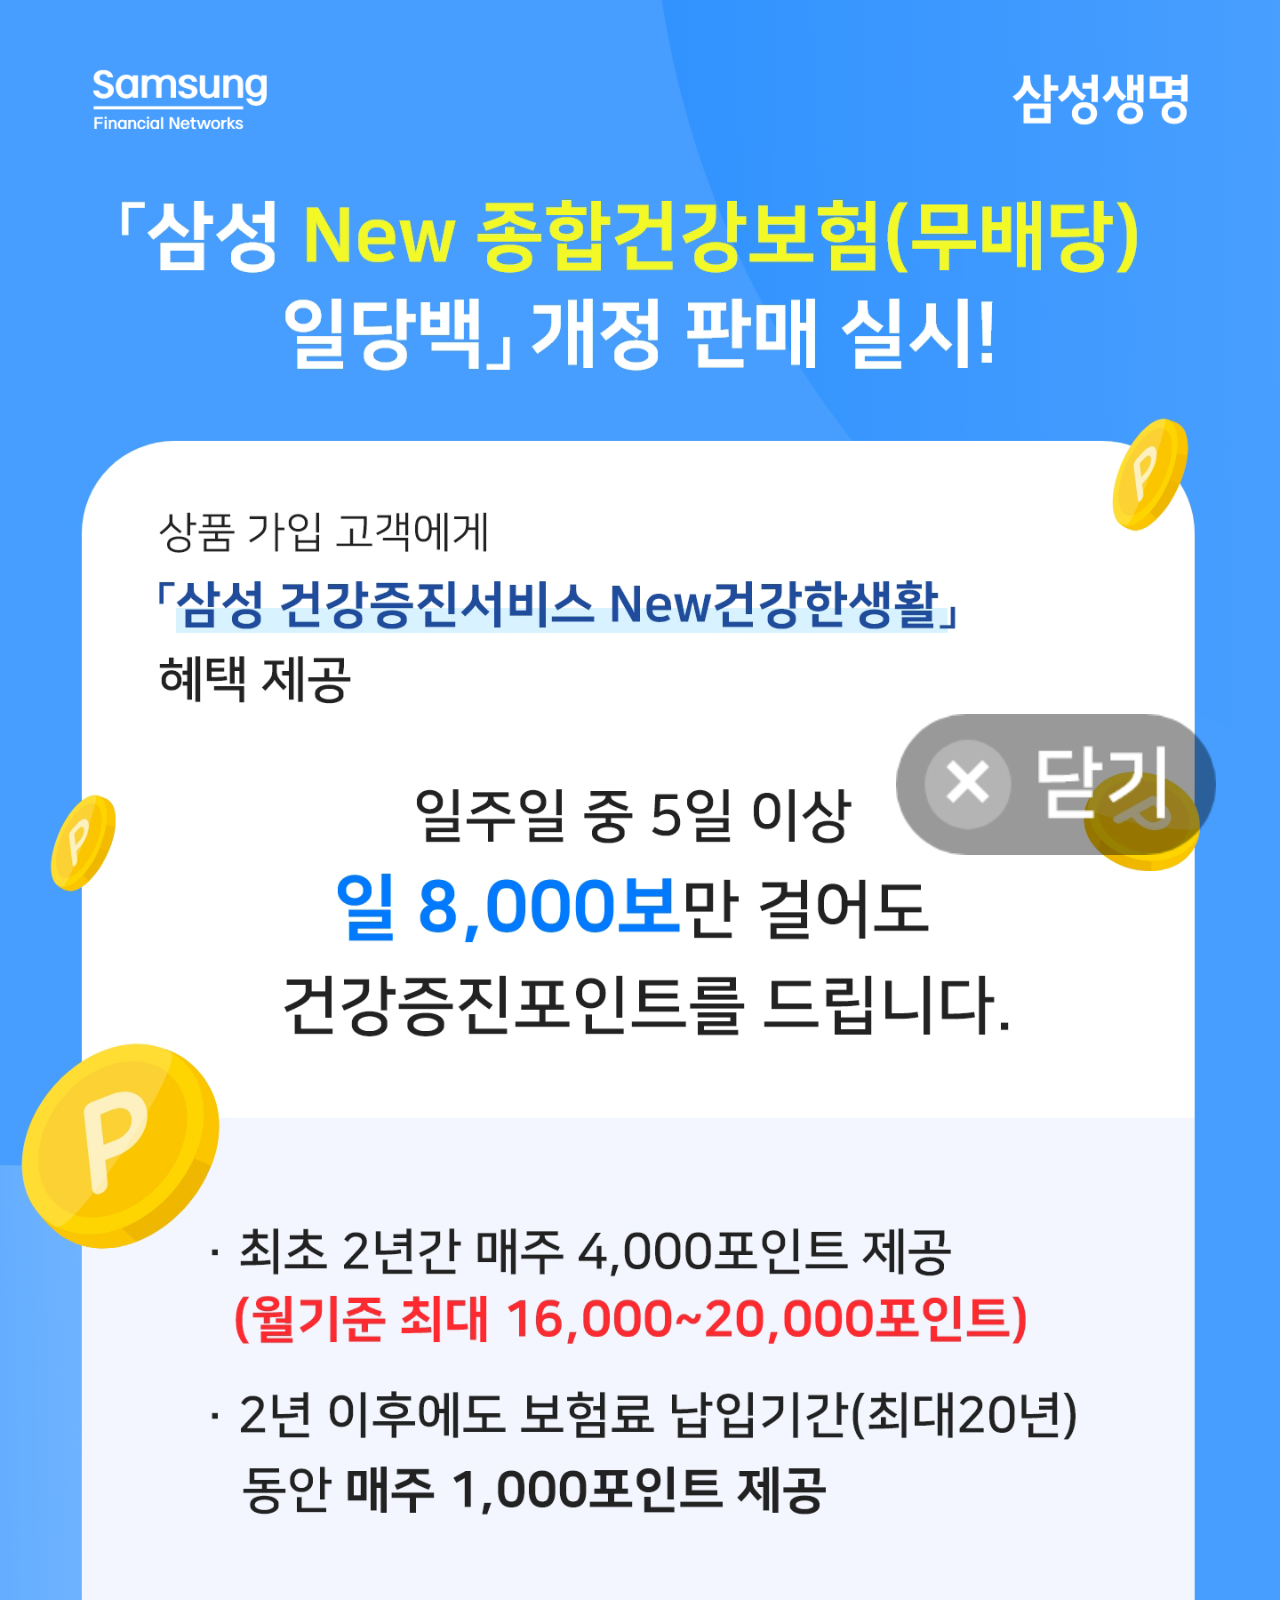
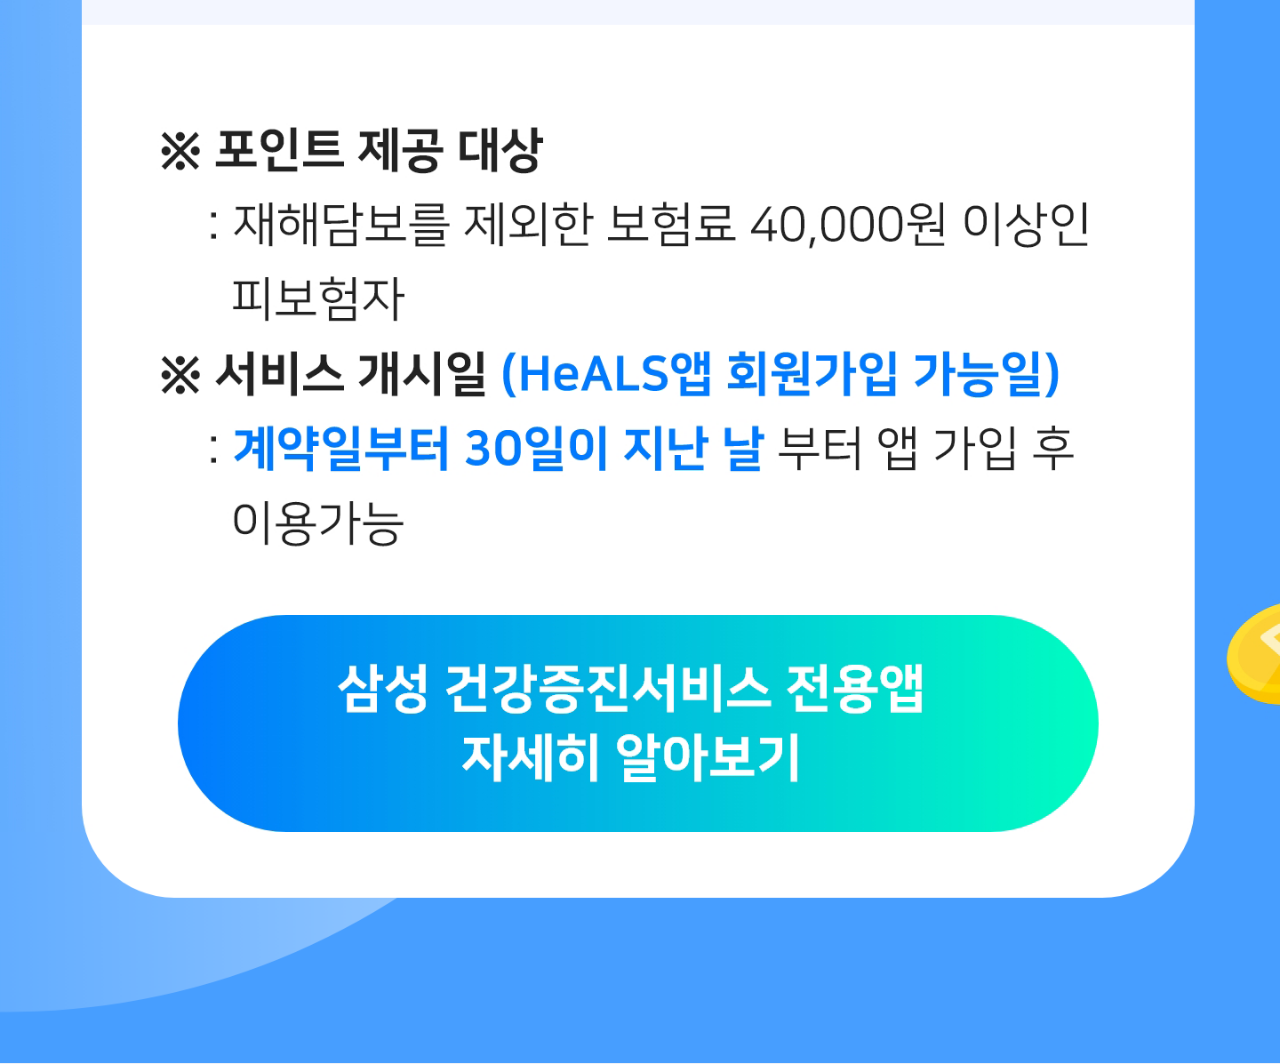
<file: HeALS/guest/info/index.html>
<!DOCTYPE html>
<html lang="ko">
<head>
    <meta charset="UTF-8">
    <meta http-equiv="X-UA-Compatible" content="IE=edge">
    <meta name="viewport" content="width=device-width, initial-scale=1.0">
    <title>삼성생명 HeALS</title>

    <!-- LIB -->
    <link rel="stylesheet" href="../../css/swiper.css">
    <script src="../../js/swiper.js"></script>
    <script src="../../js/jquery-1.11.0.min.js"></script>

    <link rel="stylesheet" href="../../css/main.css?v=20230306-004">
    <script src="../../js/index.js?v=20230306-004"></script>
</head>
<body>

<div class="wrapper">

    <section id="div-start" class="main-div">
        <button id="start-close-button" class="start-close-button" type="button"><img alt="close" src="../../images/btn-start-close.png"/></button>
        <!--
        <button id="start-close-button" class="close-btn"><img src="../../images/main-close.png"/></button>
        -->
        <img class="main-img" alt="삼성생명 HeALS" src="../../images/main-img1.png?v=20230306-002"/>
        <a id="btn-show-slider" href="#"><img class="main-img" alt="삼성생명 HeALS" src="../../images/main-img2.png"/></a>
        <img class="main-img" alt="삼성생명 HeALS" src="../../images/main-img3_2.png?v=20230306-003"/>
    </section>

    <section id="div-slider">
        <header class="main-header">
            <button id="btn-slider-close" type="button" class="close"><img src="../../images/main-close.png"/></button>
            <h1 id="header-h1">홈</h1>
            <button id="btn-slider-home" type="button" class="home on"><img class="off" src="../../images/top_btn_home.png"/><img class="on" src="../../images/top_btn_home_focus.png"/></button>
        </header>

        <main class="swiper-container">
            <div class="swiper-wrapper">
                <div class="swiper-slide"><img alt="step 01" src="../../images/step/step_01.png?v=20230302-002"/></div>
                <div class="swiper-slide"><img alt="step 02" src="../../images/step/step_02.png?v=20230302-002"/></div>
                <div class="swiper-slide"><img alt="step 03" src="../../images/step/step_03.png?v=20230302-002"/></div>
                <div class="swiper-slide"><img alt="step 04" src="../../images/step/step_04.png?v=20230302-002"/></div>
                <div class="swiper-slide"><img alt="step 05" src="../../images/step/step_05.png?v=20230302-002"/></div>
                <div class="swiper-slide"><img alt="step 06" src="../../images/step/step_06.png?v=20230302-002"/></div>
                <div class="swiper-slide"><img alt="step 07" src="../../images/step/step_07.png?v=20230302-002"/></div>
                <div class="swiper-slide"><img alt="step 08" src="../../images/step/step_08.png?v=20230302-002"/></div>
                <div class="swiper-slide"><img alt="step 09" src="../../images/step/step_09.png?v=20230302-002"/></div>
                <div class="swiper-slide"><img alt="step 10" src="../../images/step/step_10.png?v=20230302-002"/></div>
            </div>
        </main>

        <footer class="main-footer">
            <ul class="navigator">
                <li><a class="btn-prev-page" href="#"><img class="off" alt="previous off" src="../../images/menu/btn_prev.png"/><img class="on" alt="next on" src="../../images/menu/btn_prev_on.png"/></a></li>
                <li><a class="btn-next-page on" href="#"><img class="off" alt="next off" src="../../images/menu/btn_next.png"/><img class="on" alt="next on" src="../../images/menu/btn_next_on.png"/></a></li>
            </ul>
            <ul class="menu">
                <li><button type="button" class="menu-1"><img class="off" alt="menu1 off" src="../../images/menu/menu_1.png"/><img class="on" alt="menu1 on" src="../../images/menu/menu_1_on.png"/></button></li>
                <li><button type="button" class="menu-2"><img class="off" alt="menu2 off" src="../../images/menu/menu_2.png"/><img class="on" alt="menu1 on" src="../../images/menu/menu_2_on.png"/></button></li>
                <li><button type="button" class="menu-3"><img class="off" alt="menu3 off" src="../../images/menu/menu_3.png"/><img class="on" alt="menu1 on" src="../../images/menu/menu_3_on.png"/></button></li>
                <li><button type="button" class="menu-4"><img class="off" alt="menu4 off" src="../../images/menu/menu_4.png"/><img class="on" alt="menu1 on" src="../../images/menu/menu_4_on.png"/></button></li>
                <li><button type="button" class="menu-5"><img class="off" alt="menu5 off" src="../../images/menu/menu_5.png"/><img class="on" alt="menu1 on" src="../../images/menu/menu_5_on.png"/></button></li>
            </ul>
        </footer>
    </section>

</div>

</body>
</html>
</file>
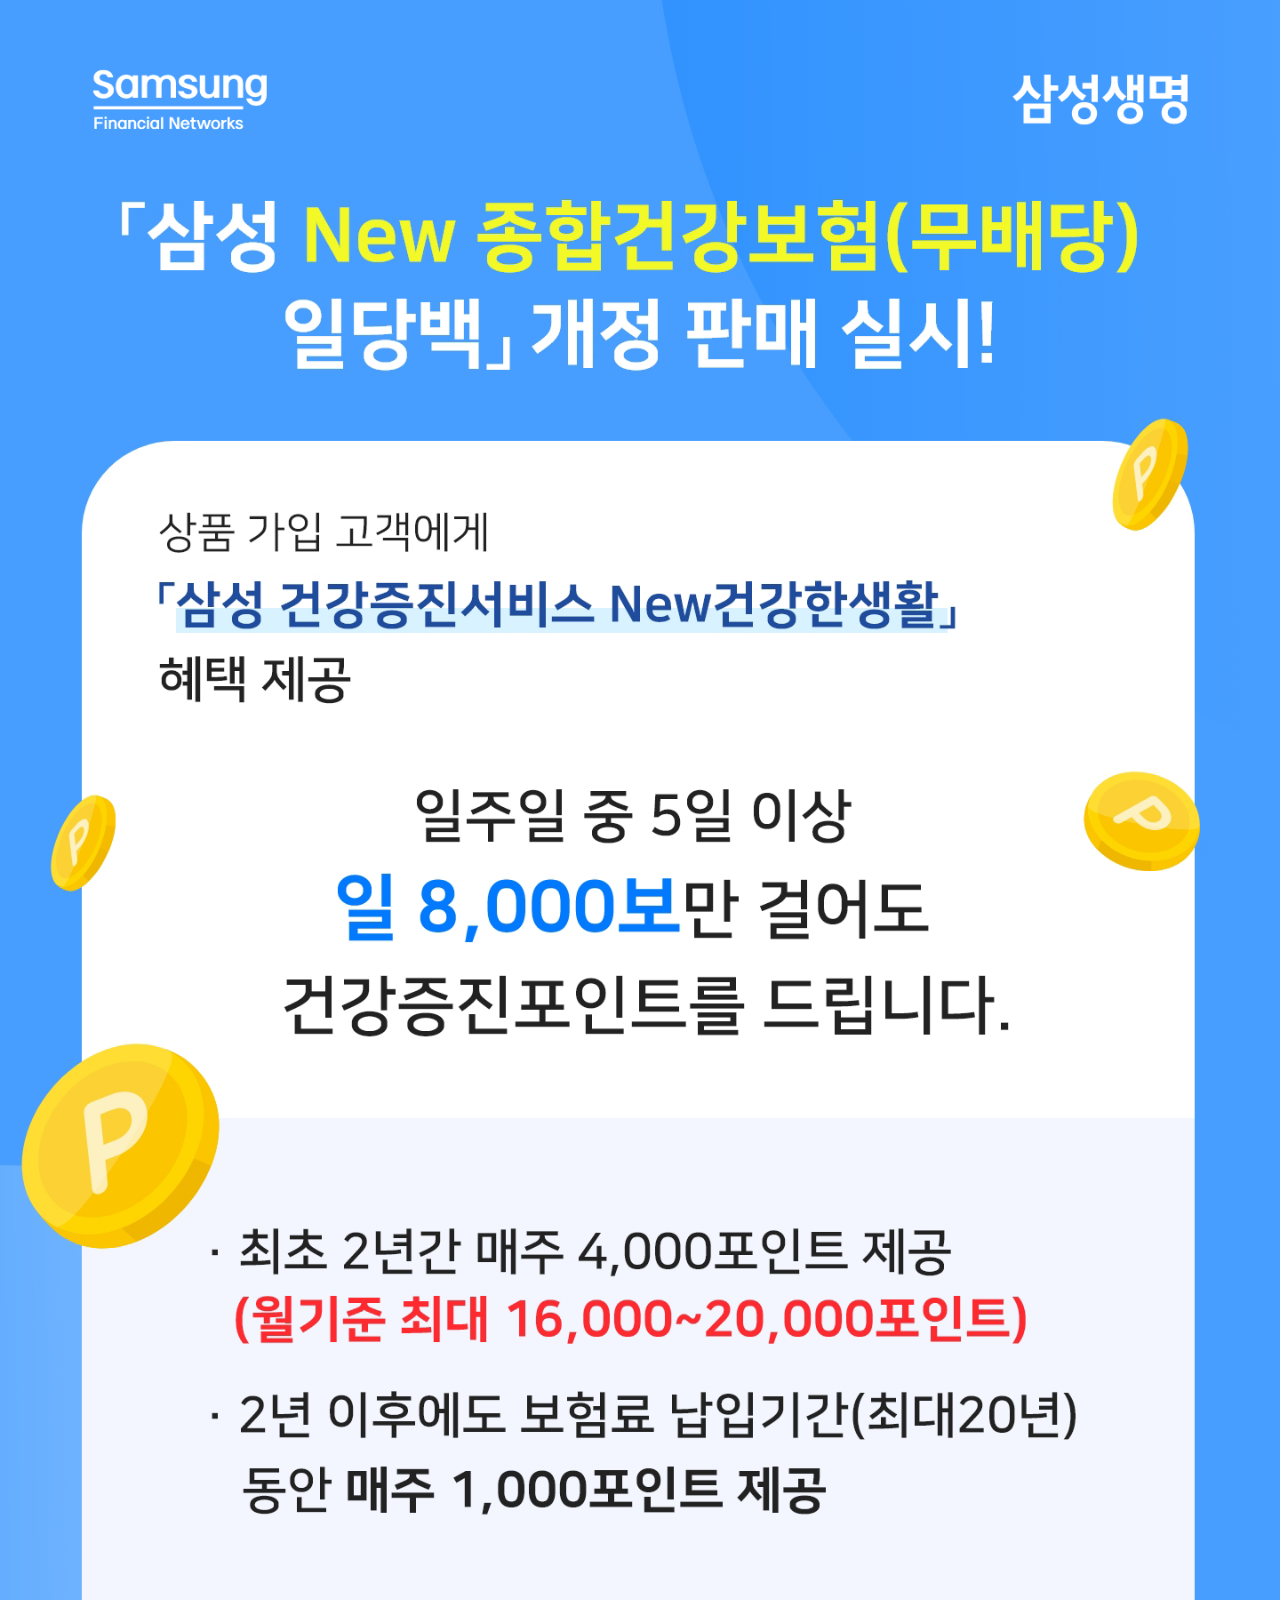
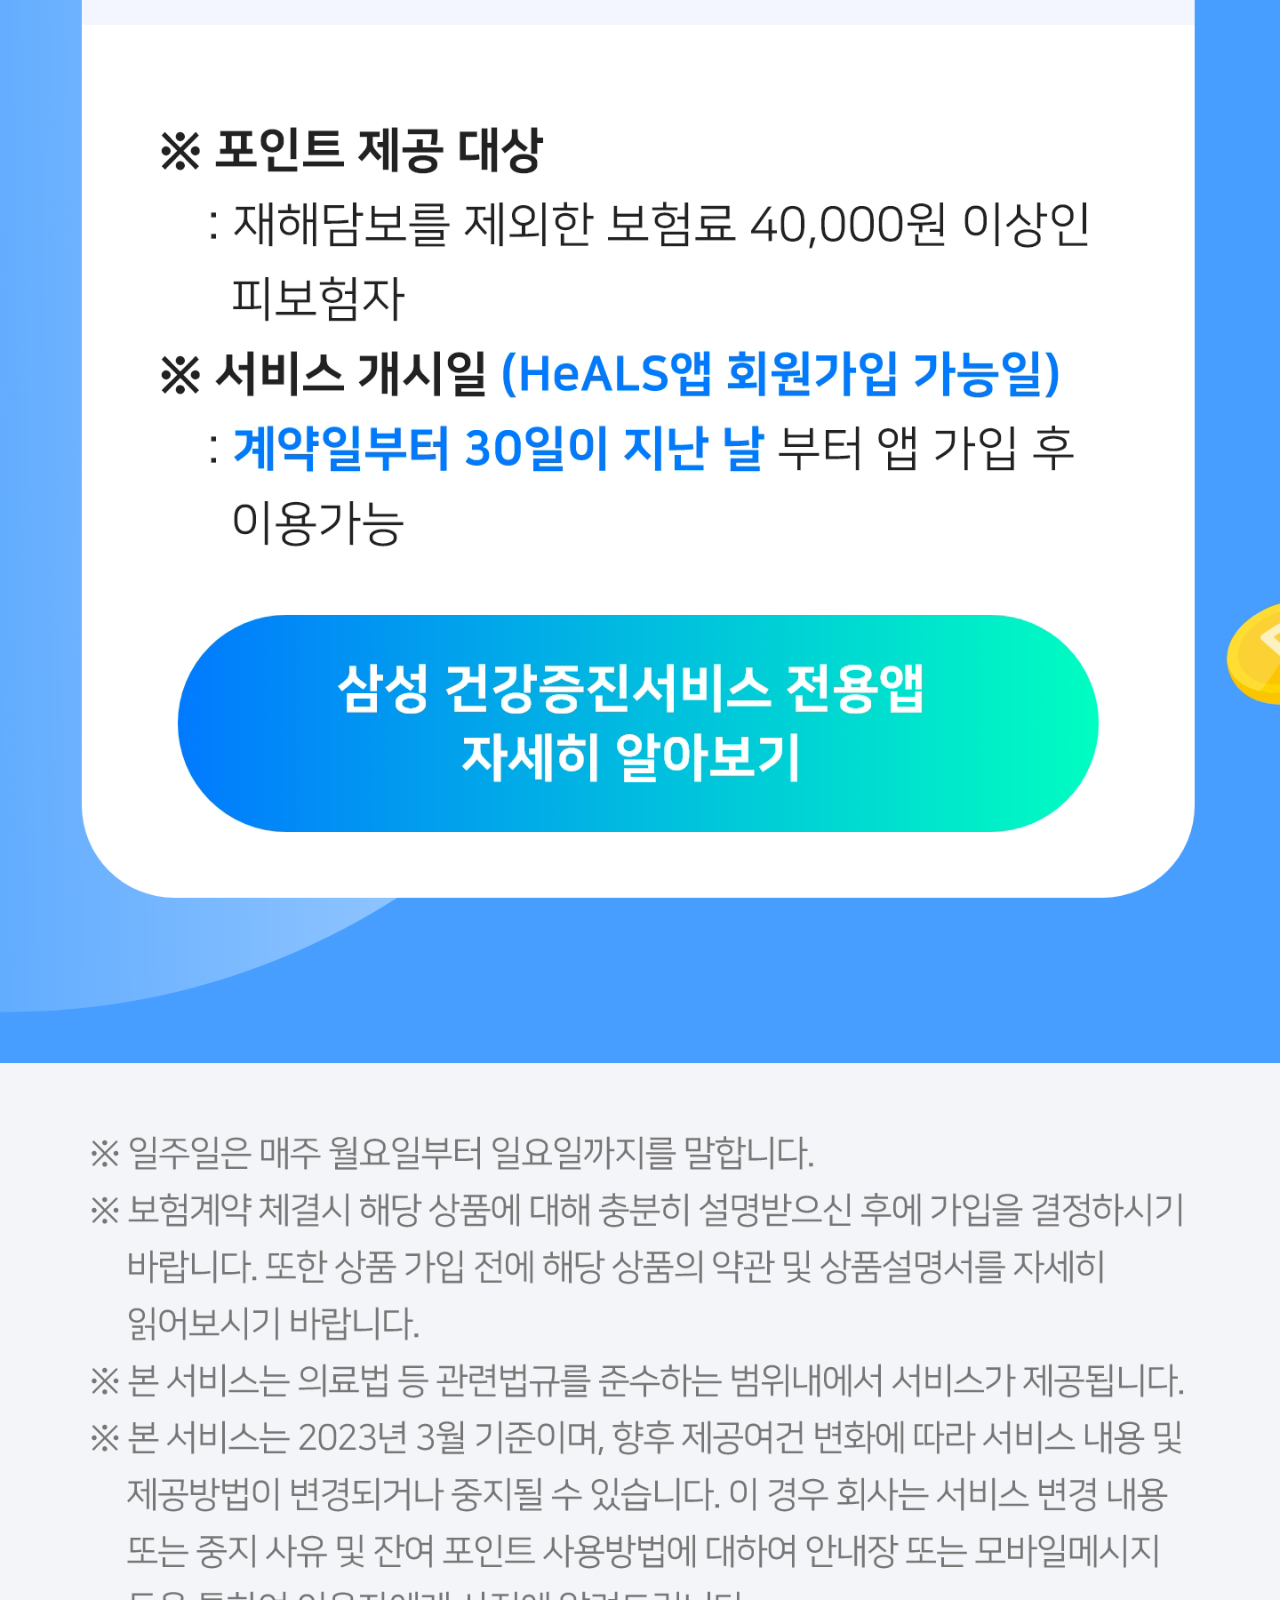
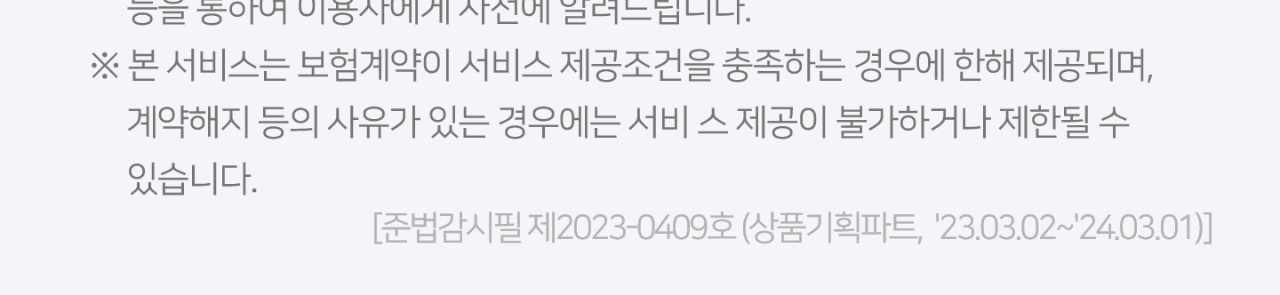
<file: HeALS/marketing/service/index.html>
<!DOCTYPE html>
<html lang="ko">
<head>
    <meta charset="UTF-8">
    <meta http-equiv="X-UA-Compatible" content="IE=edge">
    <meta name="viewport" content="width=device-width, initial-scale=1.0">
    <title>삼성생명 HeALS</title>

    <!-- LIB -->
    <link rel="stylesheet" href="../../css/swiper.css">
    <script src="../../js/swiper.js"></script>
    <script src="../../js/jquery-1.11.0.min.js"></script>

    <link rel="stylesheet" href="../../css/main.css?v=20230306-004">
    <script src="../../js/index.js?v=20230306-004"></script>
</head>
<body>

<div class="wrapper">

    <section id="div-start" class="main-div">
        <!--
        <button id="start-close-button" class="close-btn"><img src="../../images/main-close.png"/></button>
        -->
        <img class="main-img" alt="삼성생명 HeALS" src="../../images/main-img1.png?v=20230306-002"/>
        <a id="btn-show-slider" href="#"><img class="main-img" alt="삼성생명 HeALS" src="../../images/main-img2.png"/></a>
        <img class="main-img" alt="삼성생명 HeALS" src="../../images/main-img3_2.png?v=20230306-003"/>
        <img class="main-img" alt="삼성생명 HeALS" src="../../images/main-img4_2.png?v=20230306-003"/>
    </section>

    <section id="div-slider">
        <header class="main-header">
            <button id="btn-slider-close" class="close"><img src="../../images/main-close.png"/></button>
            <h1 id="header-h1">홈</h1>
            <button id="btn-slider-home" type="button" class="home on"><img class="off" src="../../images/top_btn_home.png"/><img class="on" src="../../images/top_btn_home_focus.png"/></button>
        </header>

        <main class="swiper-container">
            <div class="swiper-wrapper">
                <div class="swiper-slide"><img alt="step 01" src="../../images/step/step_01.png?v=20230302-002"/></div>
                <div class="swiper-slide"><img alt="step 02" src="../../images/step/step_02.png?v=20230302-002"/></div>
                <div class="swiper-slide"><img alt="step 03" src="../../images/step/step_03.png?v=20230302-002"/></div>
                <div class="swiper-slide"><img alt="step 04" src="../../images/step/step_04.png?v=20230302-002"/></div>
                <div class="swiper-slide"><img alt="step 05" src="../../images/step/step_05.png?v=20230302-002"/></div>
                <div class="swiper-slide"><img alt="step 06" src="../../images/step/step_06.png?v=20230302-002"/></div>
                <div class="swiper-slide"><img alt="step 07" src="../../images/step/step_07.png?v=20230302-002"/></div>
                <div class="swiper-slide"><img alt="step 08" src="../../images/step/step_08.png?v=20230302-002"/></div>
                <div class="swiper-slide"><img alt="step 09" src="../../images/step/step_09.png?v=20230302-002"/></div>
                <div class="swiper-slide"><img alt="step 10" src="../../images/step/step_10.png?v=20230302-002"/></div>
            </div>
        </main>

        <footer class="main-footer">
            <ul class="navigator">
                <li><a class="btn-prev-page" href="#"><img class="off" alt="previous off" src="../../images/menu/btn_prev.png"/><img class="on" alt="next on" src="../../images/menu/btn_prev_on.png"/></a></li>
                <li><a class="btn-next-page on" href="#"><img class="off" alt="next off" src="../../images/menu/btn_next.png"/><img class="on" alt="next on" src="../../images/menu/btn_next_on.png"/></a></li>
            </ul>
            <ul class="menu">
                <li><button class="menu-1"><img class="off" alt="menu1 off" src="../../images/menu/menu_1.png"/><img class="on" alt="menu1 on" src="../../images/menu/menu_1_on.png"/></button></li>
                <li><button class="menu-2"><img class="off" alt="menu2 off" src="../../images/menu/menu_2.png"/><img class="on" alt="menu1 on" src="../../images/menu/menu_2_on.png"/></button></li>
                <li><button class="menu-3"><img class="off" alt="menu3 off" src="../../images/menu/menu_3.png"/><img class="on" alt="menu1 on" src="../../images/menu/menu_3_on.png"/></button></li>
                <li><button class="menu-4"><img class="off" alt="menu4 off" src="../../images/menu/menu_4.png"/><img class="on" alt="menu1 on" src="../../images/menu/menu_4_on.png"/></button></li>
                <li><button class="menu-5"><img class="off" alt="menu5 off" src="../../images/menu/menu_5.png"/><img class="on" alt="menu1 on" src="../../images/menu/menu_5_on.png"/></button></li>
            </ul>
        </footer>
    </section>

</div>

</body>
</html>
</file>
<file: HeALS/css/main.css>
/** reset **/
html, head, body, div, p, img, a, h1, ul, ol, li, footer, header {
    margin: 0;
    padding: 0;
}
ul, ol, li {
    list-style: none;
}
a {
    line-height: 0;
}
button {
    margin: 0;
    padding: 0;
    border-width: 0;
    background: transparent;
    cursor: pointer;
}



.main-div {
    position: relative;
}

.main-div .close-btn {    
    position: absolute;
    display: block;
    top: 0;
    right: 0;
}

.main-div .close-btn img {    
    width: 122px;
}
@media (max-width: 500px) {
    .main-div .close-btn img {    
        width: 100px;
    }   
}
@media (max-width: 450px) {
    .main-div .close-btn img {    
        width: 80px;
    }   
}
@media (max-width: 400px) {
    .main-div .close-btn img {    
        width: 60px;
    }   
}

.main-img {
    display: block;
    width: 100%;
}

.main-div .start-close-button {
    position:fixed;
    right: 5%;
    bottom: 5%;
    width: 25%;
}
.main-div .start-close-button img {
    display: block;
    width: 100%;
}

header.main-header {
    position: relative;
    width: 100%;
}

header.main-header h1 {
    display: block;
    width: 100%;   
    height: 110px; 
    line-height: 110px;
    font-size: 40px;
    text-align: center;

    box-shadow: 1px 5px 5px 0px rgba(0,0,0,0.8);
}
header.main-header button.close {
    position: absolute;
    left: 0;
    top: 0;
}
header.main-header button.home {
    position: absolute;
    right: 0;
    top: 0;
}
header.main-header button img {
    display: block;
    height: 110px;
}

header.main-header button img.off {
    display: block;
}
header.main-header button img.on {
    display: none;
}
header.main-header button.on img.off {
    display: none;
}
header.main-header button.on img.on {
    display: block;
}

@media (max-width: 500px) {
    header.main-header h1 {
        height: 90px;
        line-height: 90px;
        font-size: 30px;
    }
    header.main-header button img {
        height: 90px;
    }
}
@media (max-width: 450px) {
    header.main-header h1 {
        height: 80px;
        line-height: 80px;
        font-size: 25px;
    }
    header.main-header button img {
        height: 80px;
    }
}
@media (max-width: 400px) {
    header.main-header h1 {
        height: 60px;
        line-height: 60px;
        font-size: 20px;
    }
    header.main-header button img {
        height: 60px;
    }
}


.swiper-slide img {
    width: 100%;
    display: block;
}

footer.main-footer {
    position: fixed;
    left: 0;
    right: 0;
    bottom: 0;
    z-index: 10001;
    background: #fff;
}

footer.main-footer ul.navigator {
    display: flex;
}
footer.main-footer ul.navigator > li {
    flex: 1;
}
footer.main-footer ul.navigator > li a {
    display: block;
    width: 100%;
}

footer.main-footer ul.navigator > li a img.off {
    display: block;
}
footer.main-footer ul.navigator > li a img.on {
    display: none;
}
footer.main-footer ul.navigator > li a.on img.off {
    display: none;
}
footer.main-footer ul.navigator > li a.on img.on {
    display: block;
}

footer.main-footer ul.navigator > li img {
    width: 100%;
}

footer.main-footer ul.menu {
    display: flex;
}
footer.main-footer ul.menu > li {
    flex: 1;
}
footer.main-footer ul.menu > li button {
    display: block;
    width: 100%;
}
footer.main-footer ul.menu > li img {
    display: block;
    width: 100%;
}

footer.main-footer ul.menu > li button img.off {
    display: block;
}
footer.main-footer ul.menu > li button img.on {
    display: none;
}
footer.main-footer ul.menu > li button.on img.off {
    display: none;
}
footer.main-footer ul.menu > li button.on img.on {
    display: block;
}

main.swiper-container {
    margin-bottom: 100px;
}
</file>
